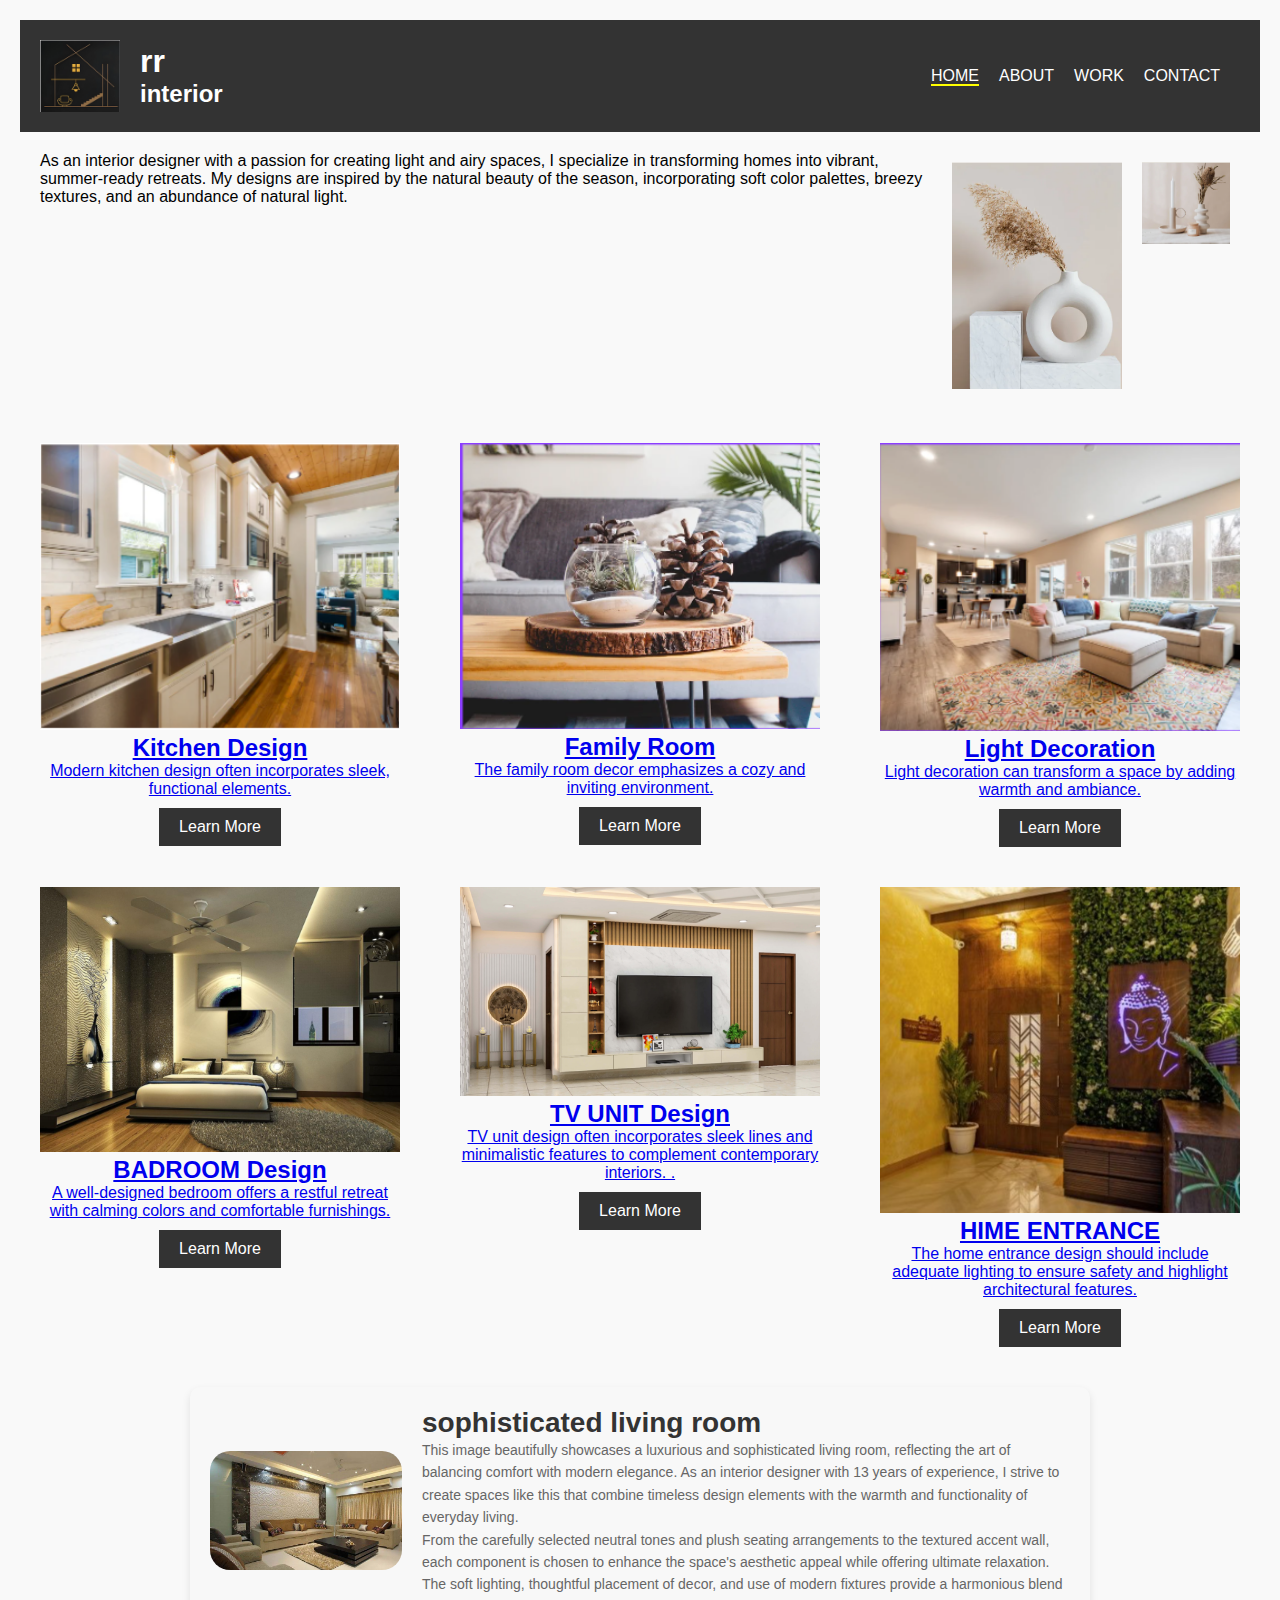
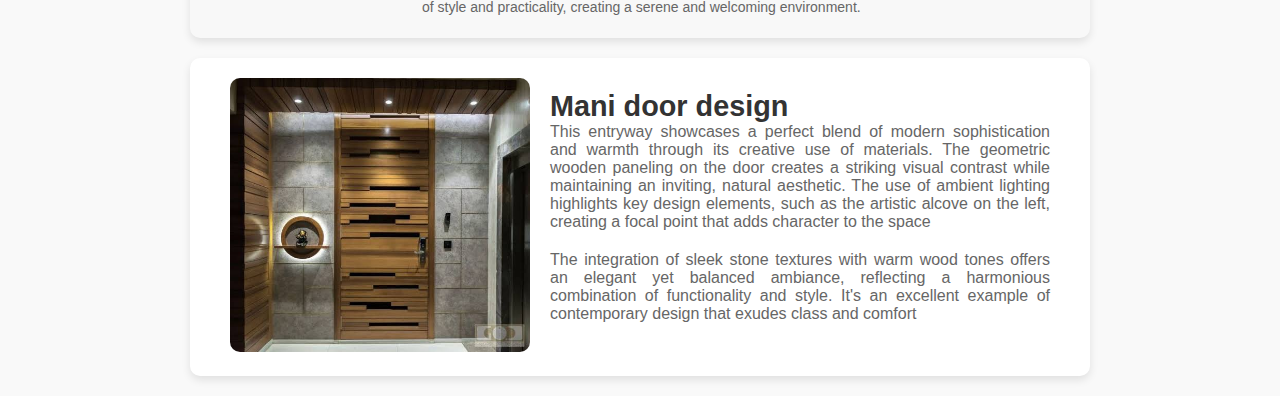
<file: index.html>
<!DOCTYPE html>
<html lang="en">
<head>
    <meta charset="UTF-8">
    <meta name="viewport" content="width=device-width, initial-scale=1.0">
    <title>rr interior</title>
    <link rel="stylesheet" href="styles.css">
</head>
<body>
    <header>
        <div class="logo-container">
            <img src="Screenshot 2024-08-25 091427.png" alt="Logo" class="logo">
            <div class="logo-text">
                <h1>rr</h1>
                <h2>interior</h2>
            </div>
        </div>
        <nav>
            <ul>
                <li><a href="index.html" class="active">HOME</a></li>
                <li><a href="about.html">ABOUT</a></li>
                <li><a href="worktital.html">WORK</a></li>
                <li><a href="contact.html">CONTACT</a></li>
            </ul>
        </nav>
    </header>

    <section class="intro">
        <div class="text-content">
            <p>As an interior designer with a passion for creating light and airy spaces, I specialize in transforming homes into vibrant, summer-ready retreats.
                 My designs are inspired by the natural beauty of the season, 
                 incorporating soft color palettes, breezy textures, and an abundance of natural light.
                  </p>
        </div>
        <div class="image-grid">
            <div class="main-image">
                <img src="Screenshot 2024-08-25 091320.png" alt="Main Decorative Item">
            </div>
            <div class="side-images">
                <img src="Screenshot 2024-08-25 091407.png" alt="Side Image 2">
            </div>
        </div>
    </section>
    <section class="services">

        <div class="service-card">
            <a href="Kitchen.html" target="_blank">
            <img src="Screenshot 2024-08-25 092130.png" alt="Kitchen Design">
            <h2>Kitchen Design</h2>
            <p>Modern kitchen design often incorporates sleek, functional elements.</p>
            <a href="Kitchen.html" class="service-button">Learn More</a>
        </div>


        <div class="service-card">
            <a href="famlyroom.html" target="_blank">
            <img src="Screenshot 2024-08-25 092143.png" alt="Family Room">
            <h2>Family Room</h2>
            <p>The family room decor emphasizes a cozy and inviting environment.</p>
            <a href="famlyroom.html" class="service-button">Learn More</a>
        </div>

        <div class="service-card">
            <a href="lightroom.html" target="_blank">
            <img src="Screenshot 2024-08-25 092156.png" alt="Light Decoration">
            <h2>Light Decoration</h2>
            <p>Light decoration can transform a space by adding warmth and ambiance.</p>
            <a href="lightroom.htmlfilr" class="service-button">Learn More</a>
        </div>

    </section>

    <section class="services">
        <div class="service-card">
            <a href="badroom.html" target="_blank">
            <img src="Screenshot 2024-08-25 093233.png" alt="BADROOM DESING">
            <h2>BADROOM Design</h2>
            <p>A well-designed bedroom offers a restful retreat with calming colors and comfortable furnishings.</p>
            <a href="badroom.html" class="service-button">Learn More</a>
        </div>

        <div class="service-card">
            <a href="tv.html" target="_blank">
            <img src="Screenshot 2024-08-25 093458.png" alt="TV UNIT Design">
            <h2>TV UNIT Design</h2>
            <p>TV unit design often incorporates sleek lines and minimalistic features to complement contemporary interiors. .</p>
            <a href="tv.html" class="service-button">Learn More</a>
        </div>

        <div class="service-card">
            <a href="door.html" target="_blank">
            <img src="Screenshot 2024-08-25 0935331.png" alt="HOME ENTRANCE">
            <h2>HIME ENTRANCE</h2>
            <p>The home entrance design should include adequate lighting to ensure safety and highlight architectural features.</p>
            <a href="door.html" class="service-button">Learn More</a>
        </div>
    </section>
    <section>
        <div class="profile-card">
            <div class="profile-image">
                <img src="tv3.jpg" alt="Olivia Wilson">
            </div>
            <div class="profile-content">
                
                <h2>sophisticated living room</h2>
                <p>This image beautifully showcases a luxurious and sophisticated living room, reflecting the art of balancing comfort with modern elegance. As an interior designer with 13 years of experience, I strive to create spaces like this that combine timeless design elements with the warmth and functionality of everyday living.</p>
                <p>From the carefully selected neutral tones and plush seating arrangements to the textured accent wall, each component is chosen to enhance the space's aesthetic appeal while offering ultimate relaxation. The soft lighting, thoughtful placement of decor, and use of modern fixtures provide a harmonious blend of style and practicality, creating a serene and welcoming environment.</p>
            </div>
        </div>
        
        
        
    </section>
    <section>
        <div class="profile-container">
            <div class="image-container">
                <img src="d14.jpg" alt="CEO Olivia Wilson">
            </div>
            <div class="content-container">
                <h2>Mani door design    
                </h2>
                <p>
                    This entryway showcases a perfect blend of modern sophistication and warmth through its creative use of materials. The geometric wooden paneling on the door creates a striking visual contrast while maintaining an inviting, natural aesthetic. The use of ambient lighting highlights key design elements, such as the artistic alcove on the left, creating a focal point that adds character to the space
                </p>
                <p>
                    The integration of sleek stone textures with warm wood tones offers an elegant yet balanced ambiance, reflecting a harmonious combination of functionality and style. It's an excellent example of contemporary design that exudes class and comfort
                </p>
  
            </div>
        </div>
        </section>
        


</body>
</html>
</file>
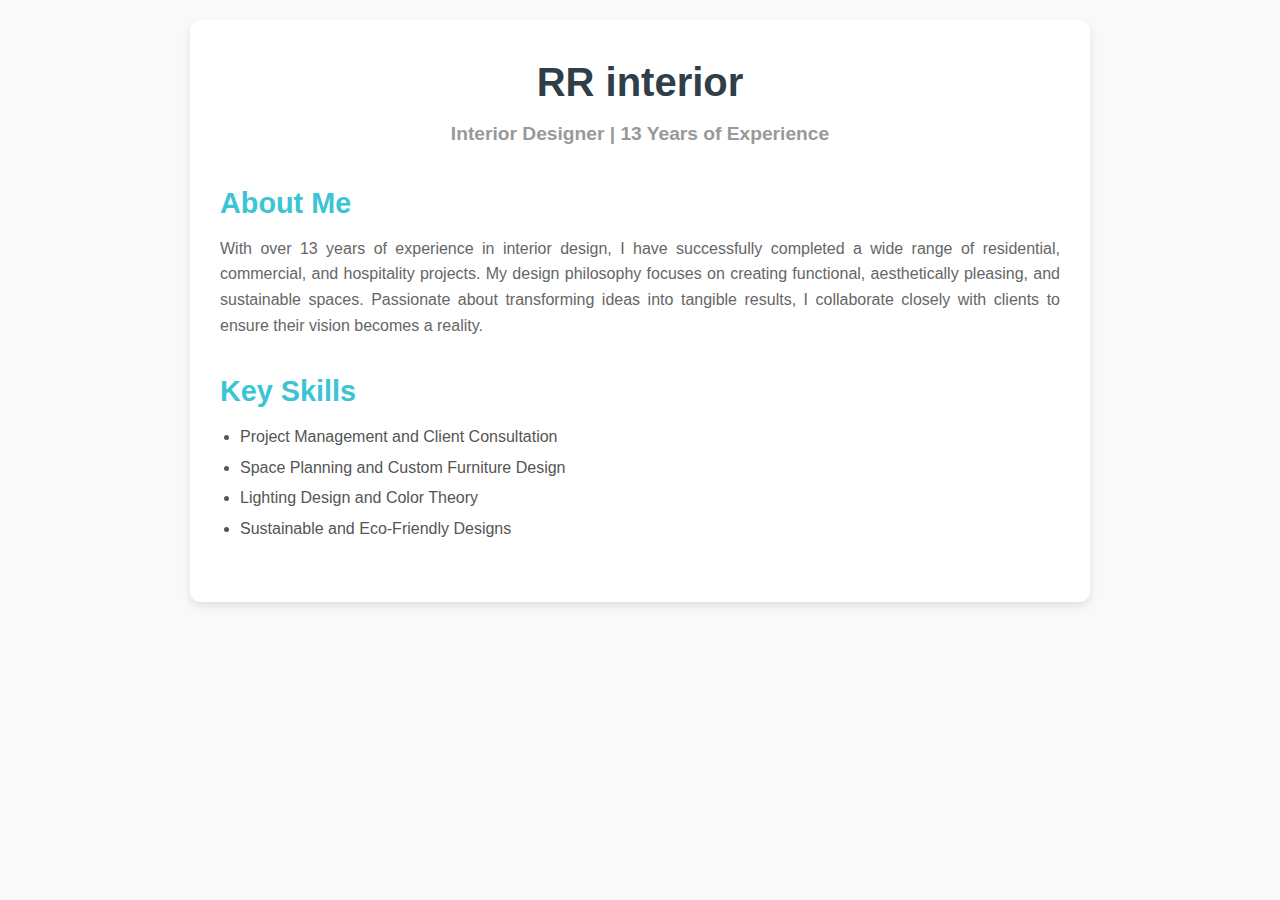
<file: about.html>
<!DOCTYPE html>
<html lang="en">
<head>
    <meta charset="UTF-8">
    <meta name="viewport" content="width=device-width, initial-scale=1.0">
    <title>Interior Design Overview</title>
    <link rel="stylesheet" href="about.css">
</head>
<body>

<div class="overview-container">
    <div class="header">
        <h1>RR interior</h1>
        <h2>Interior Designer | 13 Years of Experience</h2>
    </div>

    <div class="about-section">
        <h3>About Me</h3>
        <p>
            With over 13 years of experience in interior design, I have successfully completed a wide range of residential, commercial, and hospitality projects. My design philosophy focuses on creating functional, aesthetically pleasing, and sustainable spaces. 
            Passionate about transforming ideas into tangible results, I collaborate closely with clients to ensure their vision becomes a reality.
        </p>
    </div>


    <div class="skills-section">
        <h3>Key Skills</h3>
        <ul>
            <li>Project Management and Client Consultation</li>
            <li>Space Planning and Custom Furniture Design</li>
            <li>Lighting Design and Color Theory</li>
            <li>Sustainable and Eco-Friendly Designs</li>
        </ul>
    </div>

    

</body>
</html>
</file>
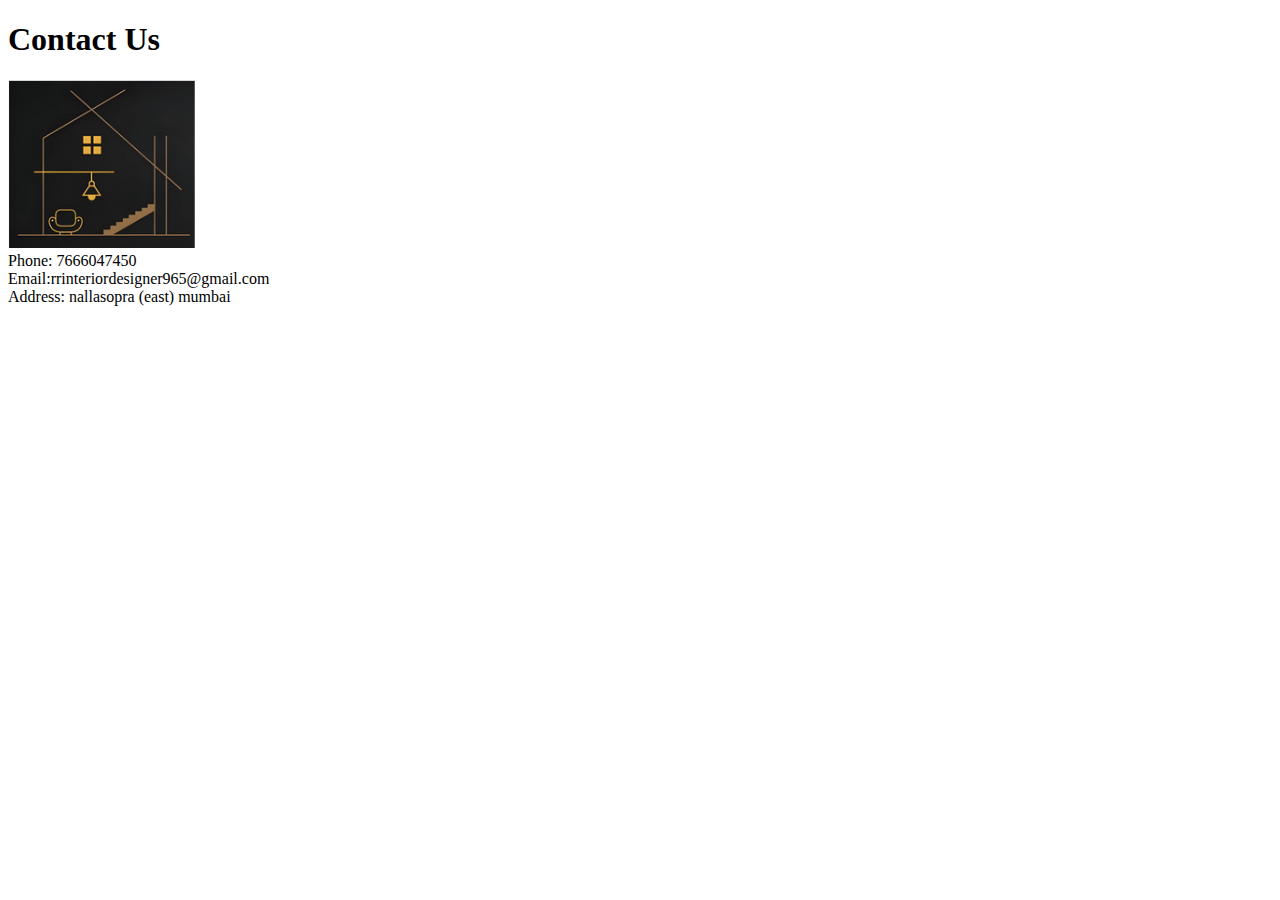
<file: contact.html>
<!DOCTYPE html>
<html lang="en">
<head>
    <meta charset="UTF-8">
    <meta name="viewport" content="width=device-width, initial-scale=1.0">
    <title>Contact Us</title>
    <link rel="stylesheet" href="contact.html">
</head>
<body>

<div class="contact-card">
    <div class="contact-header">
        <h1>Contact Us</h1>
        <div class="profile-image">
            <img src="Screenshot 2024-08-25 091427.png" alt="Profile">
        </div>
    </div>
    <div class="contact-info">
        <div class="info-item">
            <i class="fas fa-phone-alt"></i>
            <span>Phone: 7666047450 </span>
        </div>
        <div class="info-item">
            <i class="fas fa-envelope"></i>
            <span>Email:rrinteriordesigner965@gmail.com</span>
        </div>
        <div class="info-item">
            <i class="fas fa-map-marker-alt"></i>
            <span>Address: nallasopra (east) mumbai </span>
        </div>
   

</body>
</html>
</file>
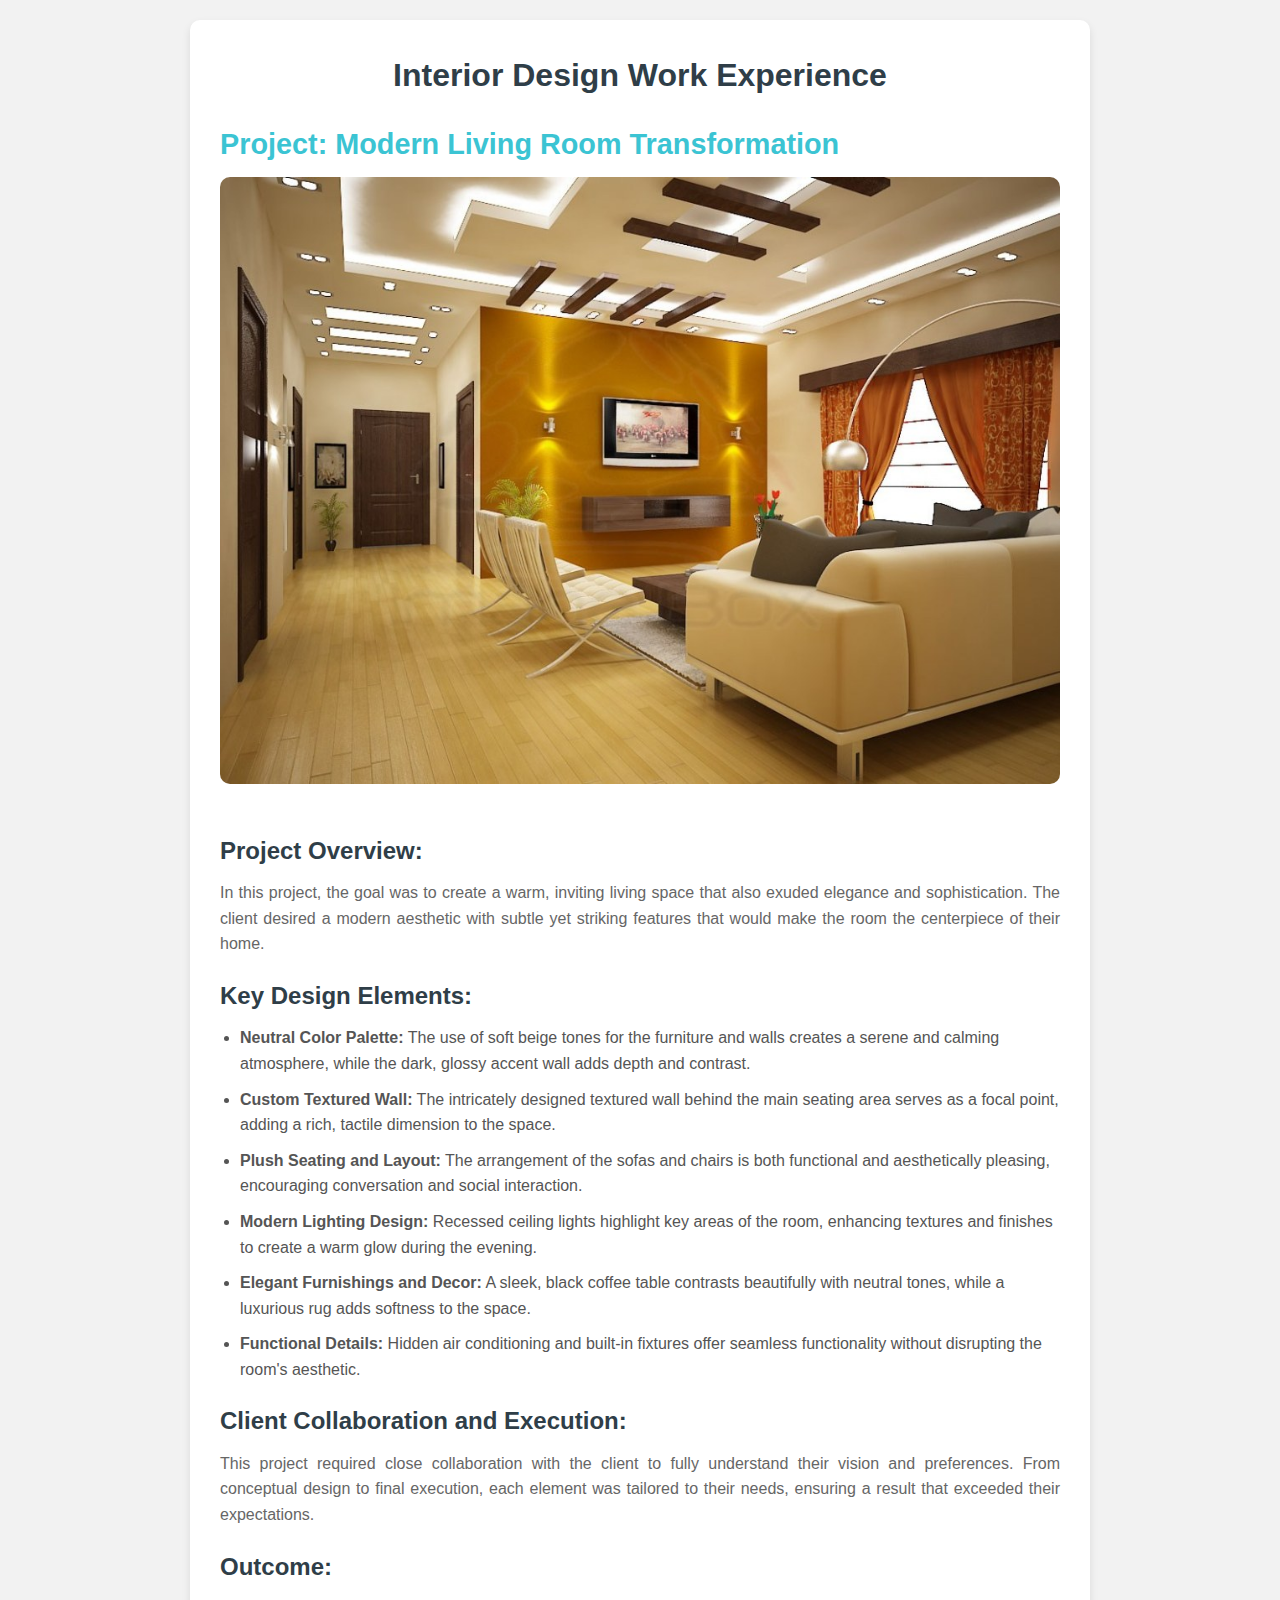
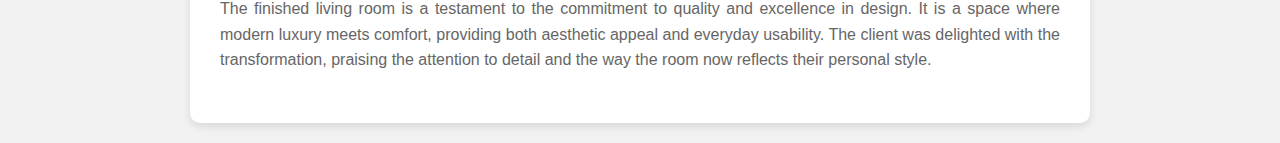
<file: worktital.html>
<!DOCTYPE html>
<html lang="en">
<head>
    <meta charset="UTF-8">
    <meta name="viewport" content="width=device-width, initial-scale=1.0">
    <title>Interior Design Work Experience</title>
    <link rel="stylesheet" href="workrtitle.css">
</head>
<body>

<div class="work-experience-container">
    <div class="header">
        <h1>Interior Design Work Experience</h1>
    </div>

    <div class="experience-section">
        <h2>Project: Modern Living Room Transformation</h2>
        <img src="lightroom3.jpeg" alt="Modern Living Room" class="project-image">
        
        <h3>Project Overview:</h3>
        <p>
            In this project, the goal was to create a warm, inviting living space that also exuded elegance and sophistication. The client desired a modern aesthetic with subtle yet striking features that would make the room the centerpiece of their home.
        </p>
        
        <h3>Key Design Elements:</h3>
        <ul>
            <li><strong>Neutral Color Palette:</strong> The use of soft beige tones for the furniture and walls creates a serene and calming atmosphere, while the dark, glossy accent wall adds depth and contrast.</li>
            <li><strong>Custom Textured Wall:</strong> The intricately designed textured wall behind the main seating area serves as a focal point, adding a rich, tactile dimension to the space.</li>
            <li><strong>Plush Seating and Layout:</strong> The arrangement of the sofas and chairs is both functional and aesthetically pleasing, encouraging conversation and social interaction.</li>
            <li><strong>Modern Lighting Design:</strong> Recessed ceiling lights highlight key areas of the room, enhancing textures and finishes to create a warm glow during the evening.</li>
            <li><strong>Elegant Furnishings and Decor:</strong> A sleek, black coffee table contrasts beautifully with neutral tones, while a luxurious rug adds softness to the space.</li>
            <li><strong>Functional Details:</strong> Hidden air conditioning and built-in fixtures offer seamless functionality without disrupting the room's aesthetic.</li>
        </ul>

        <h3>Client Collaboration and Execution:</h3>
        <p>
            This project required close collaboration with the client to fully understand their vision and preferences. From conceptual design to final execution, each element was tailored to their needs, ensuring a result that exceeded their expectations.
        </p>

        <h3>Outcome:</h3>
        <p>
            The finished living room is a testament to the commitment to quality and excellence in design. It is a space where modern luxury meets comfort, providing both aesthetic appeal and everyday usability. The client was delighted with the transformation, praising the attention to detail and the way the room now reflects their personal style.
        </p>
    </div>
</div>

</body>
</html>
</file>
<file: styles.css>
/* General reset */
* {
    margin: 0;
    padding: 0;
    box-sizing: border-box;
}

/* General styles for PC (default styling) */
body {
    font-family: Arial, sans-serif;
    background-color: #f9f9f9;
    padding: 20px;
}

header {
    display: flex;
    justify-content: space-between;
    align-items: center;
    padding: 20px;
    background-color: #333;
    color: white;
}

.logo-container {
    display: flex;
    align-items: center;
}

.logo {
    width: 80px;
    height: auto;
    margin-right: 20px;
}

.logo-text h1, .logo-text h2 {
    margin: 0;
    color: #fff;
}

nav ul {
    display: flex;
    list-style: none;
    margin: 0;
    padding: 0;
}

nav ul li {
    margin-right: 20px;
}

nav ul li a {
    color: white;
    text-decoration: none;
}

nav ul li a.active {
    border-bottom: 2px solid yellow;
}

.intro {
    display: flex;
    justify-content: space-between;
    padding: 20px;
}

.image-grid {
    display: flex;
}

.main-image, .side-images {
    margin: 10px;
}

.main-image img, .side-images img {
    width: 100%;
    height: auto;
}

.services {
    display: flex;
    justify-content: space-between;
    padding: 20px;
}

.service-card {
    width: 30%;
    text-align: center;
}

.service-card img {
    width: 100%;
    height: auto;
}

.service-button {
    display: inline-block;
    padding: 10px 20px;
    margin-top: 10px;
    background-color: #333;
    color: white;
    text-decoration: none;
}

.profile-card {
    display: flex;
    align-items: center;
    background-color: #f8f8f8;
    padding: 20px;
    border-radius: 10px;
    max-width: 900px;
    margin: 20px auto;
    box-shadow: 0 4px 8px rgba(0, 0, 0, 0.1);
}

.profile-image img {
    width: 200%;
    border-radius: 20px;
    max-width: 250px;
    max-width: 100%; /* Maximum width of the image is 150% of its container's width */
    height: auto; 

}

.profile-content {
    margin-left: 20px;
}

.profile-content h2 {
    font-size: 28px;
    color: #333;
}

.profile-content p {
    font-size: 14px;
    color: #666;
    line-height: 1.6;
}

.read-more-btn {
    padding: 10px 20px;
    background-color: #ddd;
    border-radius: 5px;
    color: #333;
    text-decoration: none;
    font-size: 12px;
    font-weight: bold;
}

.read-more-btn:hover {
    background-color: #bbb;
}

.profile-container {
    display: flex;
    flex-wrap: wrap;
    justify-content: center;
    align-items: center;
    background-color: #fff;
    padding: 20px;
    border-radius: 10px;
    box-shadow: 0 4px 8px rgba(0, 0, 0, 0.1);
    max-width: 900px;
    margin: 0 auto;
}

.image-container img {
    width: 100%;
    max-width: 300px;
    border-radius: 10px;
    margin-right: 20px;
}

.content-container {
    max-width: 500px;
}

.content-container h2 {
    font-size: 1.8rem;
    color: #333;
}

.content-container p {
    font-size: 1rem;
    color: #666;
    margin-bottom: 20px;
    text-align: justify;
}

.read-more-btn {
    padding: 10px 20px;
    font-size: 1rem;
    color: #fff;
    background-color: #8a8a8a;
    border: none;
    border-radius: 5px;
    cursor: pointer;
}

.read-more-btn:hover {
    background-color: #666;
}

/* Mobile view (for screens up to 768px) */
@media screen and (max-width: 768px) {
    header {
        flex-direction: column;
        align-items: flex-start;
    }

    .logo-container {
        margin-bottom: 10px;
    }

    nav ul {
        flex-direction: column;
    }

    nav ul li {
        margin-bottom: 10px;
    }

    .intro {
        flex-direction: column;
        text-align: center;
    }

    .image-grid {
        flex-direction: column;
    }

    .services {
        flex-direction: column;
        align-items: center;
    }

    .service-card {
        width: 100%;
        margin-bottom: 20px;
    }

    .profile-card {
        flex-direction: column;
        text-align: center;
    }

    .profile-image {
        margin-bottom: 15px;
    }

    .profile-content {
        margin-left: 0;
    }

    .profile-content h2 {
        font-size: 24px;
    }

    .profile-content p {
        font-size: 13px;
    }

    .read-more-btn {
        font-size: 14px;
    }

    .profile-container {
        flex-direction: column;
    }

    .image-container {
        margin-bottom: 20px;
    }

    .image-container img {
        max-width: 100%;
    }

    .content-container {
        text-align: center;
    }
}

/* Media query for smaller screens */
@media (max-width: 480px) {
    .profile-content h2 {
        font-size: 20px;
    }

    .profile-content p {
        font-size: 12px;
    }
}
</file>
<file: about.css>
/* General reset */
* {
    margin: 0;
    padding: 0;
    box-sizing: border-box;
}

body {
    font-family: 'Arial', sans-serif;
    background-color: #f9f9f9;
    color: #333;
    line-height: 1.6;
    padding: 20px;
}

/* Container */
.overview-container {
    max-width: 900px;
    margin: 0 auto;
    background-color: #fff;
    padding: 30px;
    border-radius: 10px;
    box-shadow: 0 4px 8px rgba(0, 0, 0, 0.1);
}

/* Header Section */
.header {
    text-align: center;
    margin-bottom: 30px;
}

.header h1 {
    font-size: 2.5rem;
    color: #2f3e48;
}

.header h2 {
    font-size: 1.2rem;
    color: #999;
    margin-top: 5px;
}

/* About Section */
.about-section {
    margin-bottom: 30px;
}

.about-section h3 {
    font-size: 1.8rem;
    color: #3bc4d3;
    margin-bottom: 10px;
}

.about-section p {
    font-size: 1rem;
    color: #666;
    text-align: justify;
}

/* Experience Section */
.experience-section {
    margin-bottom: 30px;
}

.experience-section h3 {
    font-size: 1.8rem;
    color: #3bc4d3;
    margin-bottom: 15px;
}

.experience-item {
    margin-bottom: 20px;
}

.experience-item h4 {
    font-size: 1.3rem;
    color: #2f3e48;
    margin-bottom: 10px;
}

.experience-item ul {
    padding-left: 20px;
}

.experience-item li {
    list-style: disc;
    font-size: 1rem;
    color: #555;
    margin-bottom: 5px;
}

/* Skills Section */
.skills-section {
    margin-bottom: 30px;
}

.skills-section h3 {
    font-size: 1.8rem;
    color: #3bc4d3;
    margin-bottom: 10px;
}

.skills-section ul {
    padding-left: 20px;
}

.skills-section li {
    list-style: disc;
    font-size: 1rem;
    color: #555;
    margin-bottom: 5px;
}

/* Projects Section */
.projects-section {
    margin-bottom: 30px;
}

.projects-section h3 {
    font-size: 1.8rem;
    color: #3bc4d3;
    margin-bottom: 10px;
}

.project-item {
    margin-bottom: 20px;
}

.project-item h4 {
    font-size: 1.3rem;
    color: #2f3e48;
    margin-bottom: 5px;
}

.project-item p {
    font-size: 1rem;
    color: #666;
    text-align: justify;
}

/* Media Query for Mobile */
@media (max-width: 768px) {
    .overview-container {
        padding: 20px;
    }

    .header h1 {
        font-size: 2rem;
    }

    .header h2 {
        font-size: 1rem;
    }

    .about-section h3, 
    .experience-section h3, 
    .skills-section h3, 
    .projects-section h3 {
        font-size: 1.5rem;
    }

    .experience-item h4,
    .project-item h4 {
        font-size: 1.2rem;
    }
}
</file>
<file: workrtitle.css>
/* General reset */
* {
    margin: 0;
    padding: 0;
    box-sizing: border-box;
}

body {
    font-family: 'Arial', sans-serif;
    background-color: #f2f2f2;
    color: #333;
    line-height: 1.6;
    padding: 20px;
}

/* Container */
.work-experience-container {
    max-width: 900px;
    margin: 0 auto;
    background-color: #fff;
    padding: 30px;
    border-radius: 10px;
    box-shadow: 0 4px 8px rgba(0, 0, 0, 0.1);
}

/* Header */
.header {
    text-align: center;
    margin-bottom: 20px;
}

.header h1 {
    font-size: 2rem;
    color: #2f3e48;
}

/* Experience Section */
.experience-section h2 {
    font-size: 1.8rem;
    color: #3bc4d3;
    margin-bottom: 10px;
}

.project-image {
    width: 100%;
    height: auto;
    border-radius: 10px;
    margin-bottom: 20px;
}

.experience-section h3 {
    font-size: 1.5rem;
    color: #2f3e48;
    margin-top: 20px;
    margin-bottom: 10px;
}

.experience-section p {
    font-size: 1rem;
    color: #666;
    margin-bottom: 20px;
    text-align: justify;
}

.experience-section ul {
    padding-left: 20px;
    margin-bottom: 20px;
}

.experience-section li {
    list-style: disc;
    font-size: 1rem;
    color: #555;
    margin-bottom: 10px;
}

/* Media Query for Mobile */
@media (max-width: 768px) {
    .work-experience-container {
        padding: 20px;
    }

    .header h1 {
        font-size: 1.8rem;
    }

    .experience-section h2, 
    .experience-section h3 {
        font-size: 1.5rem;
    }

    .experience-section p, 
    .experience-section li {
        font-size: 0.9rem;
    }
}
</file>
